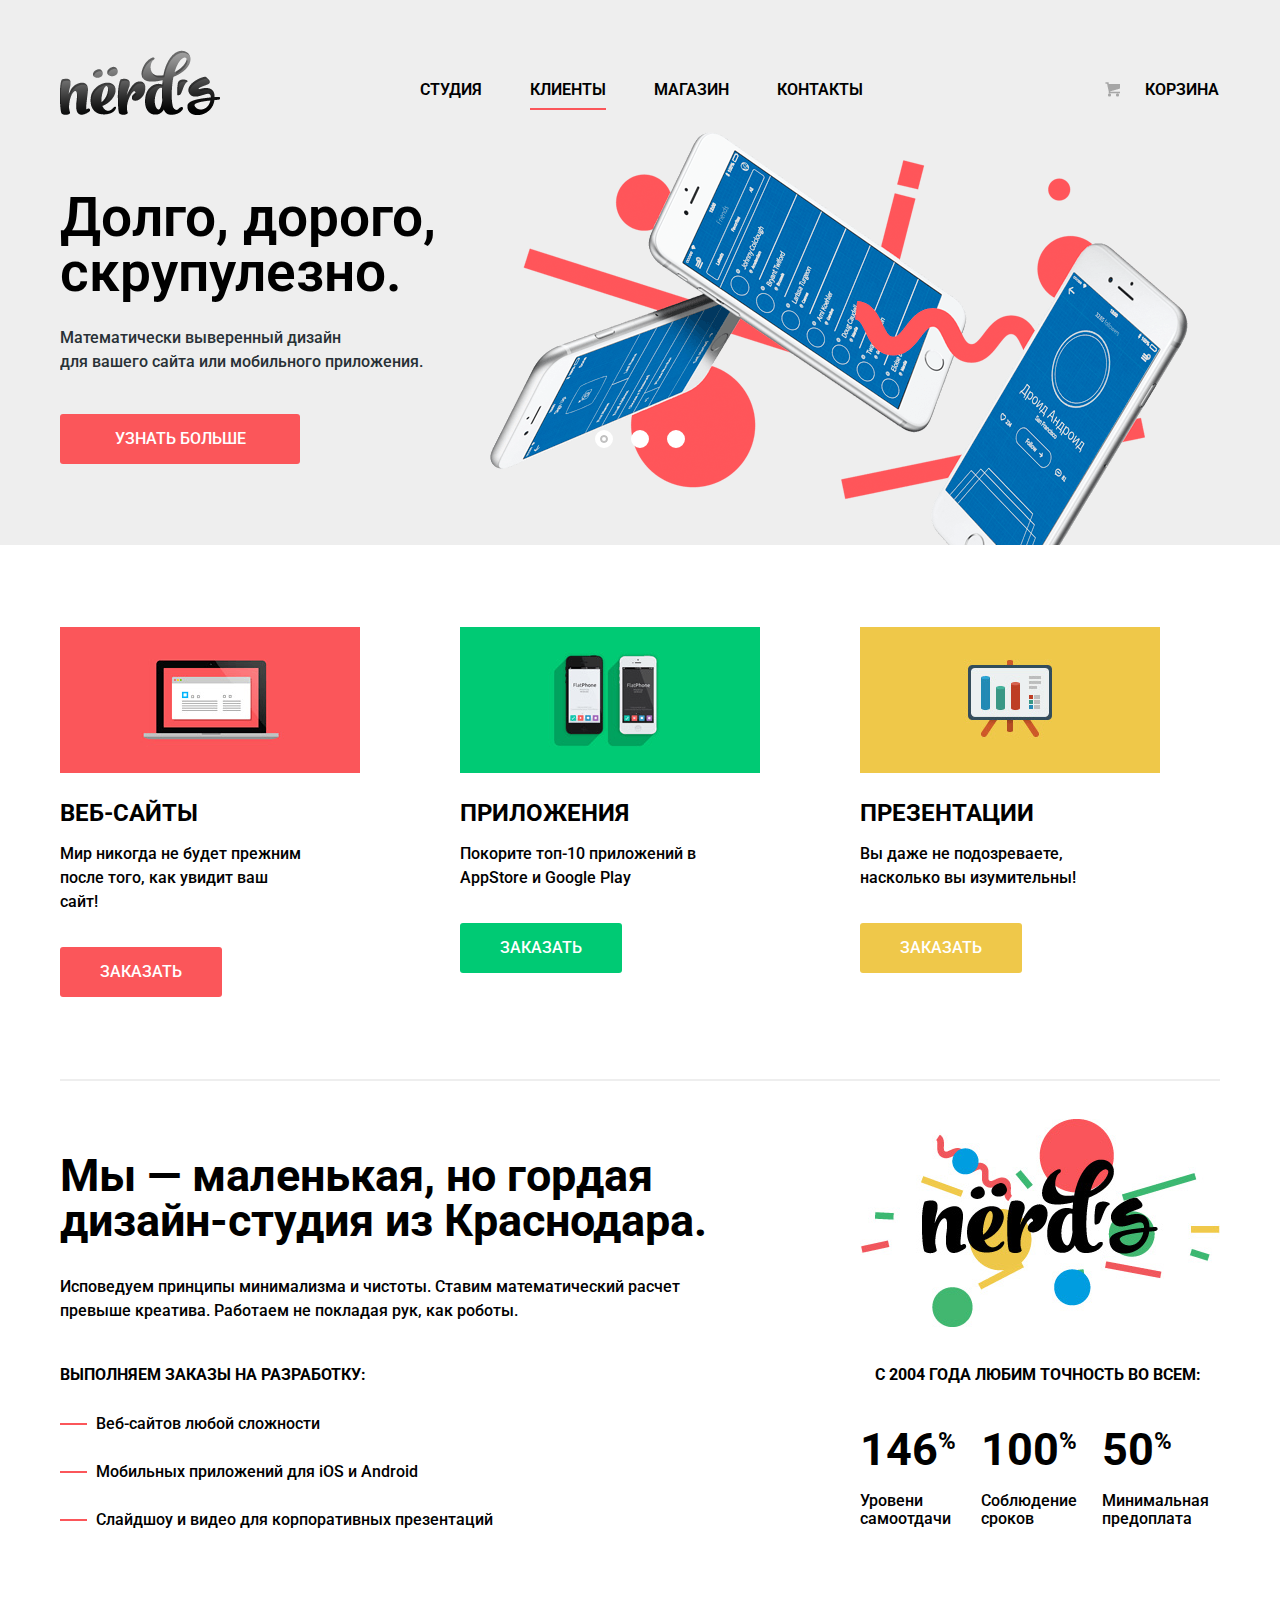
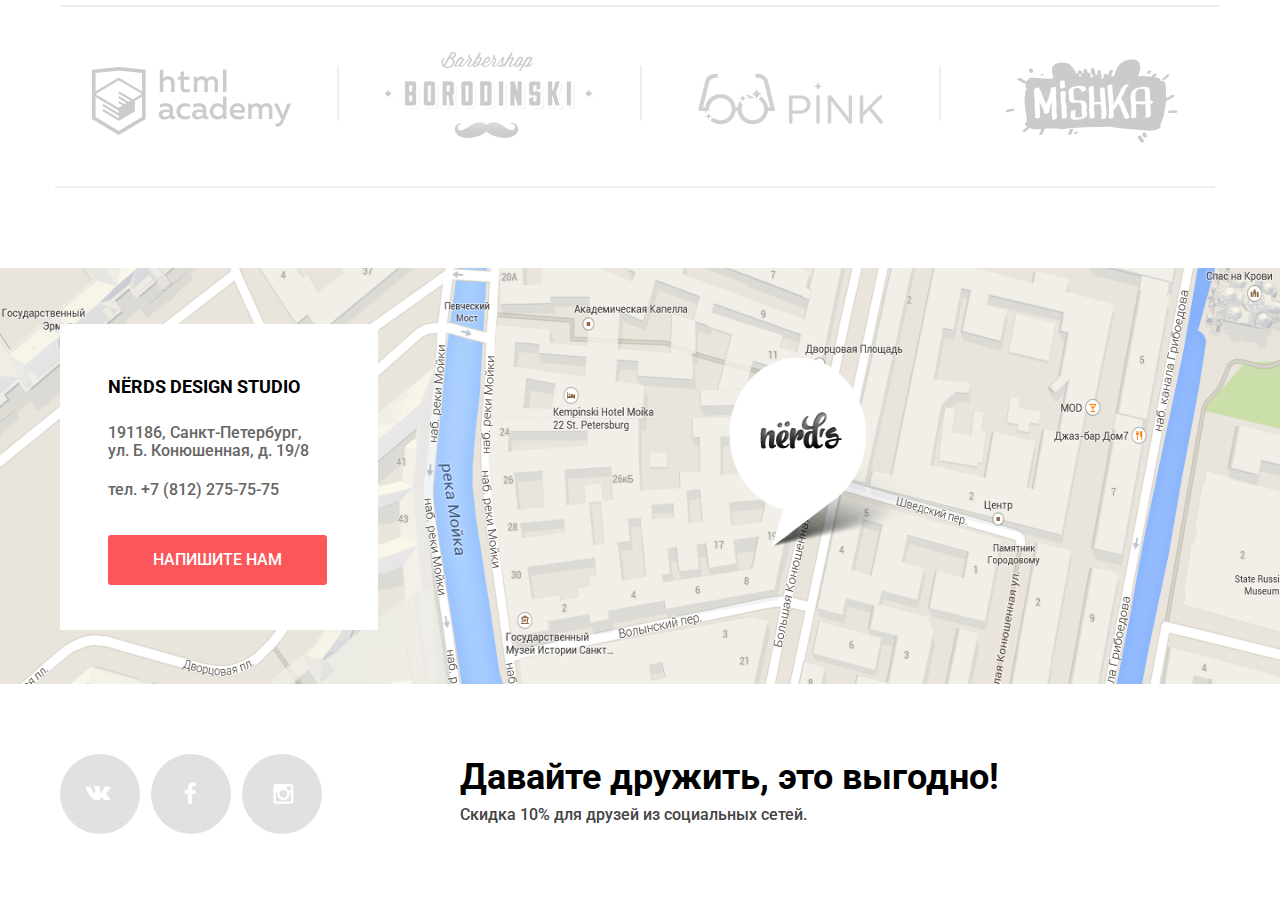
<file: index.html>
<!DOCTYPE html>
<html lang="ru">
  <head>
    <meta charset="utf-8">
    <title>HTML Academy: Нёрдс</title>
    <link href="https://fonts.googleapis.com/css?family=Roboto" rel="stylesheet">
    <link rel="stylesheet" href="css/normalize.css">
    <link rel="stylesheet" href="css/style.css">
  </head>
  <body>
      <header class="main-header">
          <div class="container clearfix">
              <div class="index-logo">
                  <a><img src="img/nerds-logo.png" width="160" height="65" alt="Nerds"></a>
              </div>
              <nav class="main-navigation">
                  <ul>
                      <li><a href="#">Студия</a></li>
                      <li><a class="active">Клиенты</a></li>
                      <li><a href="catalog.html">Магазин</a></li>
                      <li><a href="#">Контакты</a></li>
                  </ul>
              </nav>
              <div class="user-block">
                  <a class="basket" href="#">Корзина</a>
              </div>
              </div>
         
          <div class="slider">
                    <div class="slider-controls">
                    <i class="active"></i> 
                    <i></i> 
                    <i></i>
                    </div>
                    <div class="slides">
                        <div class="slide">
                            <div class="slide-text">
                                <div class="slide-title">
                                    Долго, дорого, скрупулезно.
                                </div>
                                <p>Математически выверенный дизайн<br>
                                для вашего сайта или мобильного приложения.</p>
                                <a class="btn" href="#">Узнать больше</a>
                            </div>
                        </div>
                        <div class="slide">
                            <div class="slide-text">
                                <div class="slide-title">
                                    Любим математику как никто другой
                                </div>
                                <p>Никакого креатива, только математические формулы<br>
                                для расчета идеальных пропорций.</p>
                                <a class="btn" href="#">Узнать больше</a>
                            </div>
                        </div>
                        <div class="slide">
                            <div class="slide-text">
                                <div class="slide-title">
                                    Только ночь, только хардкор
                                </div>
                                <p>Работать днем, как все? Мы против этого.<br>
                                Ближе к полуночи работа только начинается.</p>
                                <a class="btn" href="#">Узнать больше</a>
                            </div>
                        </div>
                    </div>
                </div>
         
      </header>
      <main>
          <div class="container clearfix">
          <section class="features clearfix">
              <div class="features-item">
                  <img src="img/illustration-1.png" width="300" height="146" alt="Websites">
                  <h2 class="features-name">Веб-сайты</h2>
                  <p>Мир никогда не будет прежним после того, как увидит ваш сайт!</p>
                  <a class="btn" href="#">Заказать</a>
              </div>
              <div class="features-item">
                  <img src="img/illustration-2.png" width="300" height="146" alt="Apps">
                  <h2 class="features-name">Приложения</h2>
                  <p>Покорите топ-10 приложений в AppStore и Google Play</p>
                  <a class="btn btn-green" href="#">Заказать</a>
              </div>
              <div class="features-item">
                  <img src="img/illustration-3.png" width="300" height="146" alt="Presentations">
                  <h2 class="features-name">Презентации</h2>
                  <p>Вы даже не подозреваете, насколько вы изумительны!</p>
                  <a class="btn btn-yellow" href="#">Заказать</a>
              </div>
              
          </section> 
          <section class="index-content clearfix">
              <div class="index-content-left">
                  <p><b class="about-us">Мы &mdash; маленькая, но гордая дизайн-студия из Краснодара.</b></p>
                  <p>Исповедуем принципы минимализма и чистоты. Ставим математический расчет превыше креатива. Работаем не покладая рук, как роботы.</p>
                  <h3 class="content-title">Выполняем заказы на разработку:</h3>
                  <ul>
                      <li class="service">Веб-сайтов любой сложности</li>
                      <li class="service">Мобильных приложений для iOS и Android</li>
                      <li class="service">Слайдшоу и видео для корпоративных презентаций</li>
                  </ul>
              </div>
              <div class="index-content-right">
                  <img class="content-logo" src="img/nerds-illustration.png" width="360" height="208" alt="Nerds Logo">
                  <h3 class="content-title">С 2004 года любим точность во всем:</h3>
                  <table class="about-us-table">
                      <tr>
                          <th>146<sup>%</sup></th><th>100<sup>%</sup></th><th>50<sup>%</sup></th>
                      </tr>
                      <tr>
                          <td>Уровени самоотдачи</td>
                          <td>Соблюдение сроков</td>
                          <td>Минимальная предоплата</td>
                      </tr>
                  </table>
              </div>
          </section>
          <section class="partners-list clearfix">
               <ul class="partners">
                       <li><a href=""><img src="img/logo-1.png" width="199" height="68" alt="HTML Academy">HTML Academy</a></li>
                       <li><a href=""><img src="img/logo-2.png" width="209" height="90" alt="Barbershop Borodinsky">Barbershop Borodinsky</a></li>
                       <li><a href=""><img src="img/logo-3.png" width="185" height="52" alt="Pink">Pink</a></li>
                       <li><a href=""><img src="img/logo-4.png" width="173" height="84" alt="Mishka">Mishka</a></li>
                   </ul>
          </section>
          </div>
      </main>
      <footer class="main-footer">
          <section class="contacts">
             <img class="contacts-map" src="img/map.png" width="1440" height="416" alt="Nerds Location Map"> 
              <div class="container clearfix">
              <figure class="address">
                  <b>NЁRDS DESIGN STUDIO</b>
                  <p>191186, Санкт-Петербург,<br>
                  ул. Б. Конюшенная, д. 19/8</p>
                  <p>тел. +7 (812) 275-75-75</p>
                  <a class="btn" href="#">Напишите нам</a>
              </figure>
              </div>
          </section>
          
          <div class="container clearfix">
          <section class="footer-social">
              <div class="footer-social-left">
              <a class="social-btn social-btn-vk" href="https://vk.com">Вконтакте</a>
              <a class="social-btn social-btn-fb" href="https://facebook.com">Facebook</a>
              <a class="social-btn social-btn-inst" href="https://instagram.com">Instagram</a>
              </div>
              <div class="footer-social-right">
              <b class="call-to-action">Давайте дружить, это выгодно!</b>
              <p>Скидка 10% для друзей из социальных сетей.</p>
              </div>
          </section>
          </div>
      </footer>
      
      <div class="modal-content">
          <button class="modal-content-close" type="button" title="Закрыть"></button>
          <h2 class="modal-content-title">Напишите нам</h2>
          <form class="write-us-form" action="https://echo.htmlacademy.ru" method="post">
              <div class="write-us-left">
              <label for="name">Ваше имя:</label>
            <input class="name-form" type="text" name="name" id="name" placeholder="Представьтесь, пожалуйста" required>
              </div>
              <div class="write-us-right">
              <label for="e-mail">Ваш e-mail:</label>
            <input class="email-form" type="email" name="email" id="e-mail" placeholder="Для отправки ответа" required>
              </div>
              <p><b class="label-style">Текст письма:</b></p>
            <textarea name="message" id="messagefield"  placeholder="В свободной форме" required></textarea>
            <button class="btn" type="submit" value="Отправить">Отправить</button>
          </form>
      </div>
    </body>
</html>
</file>
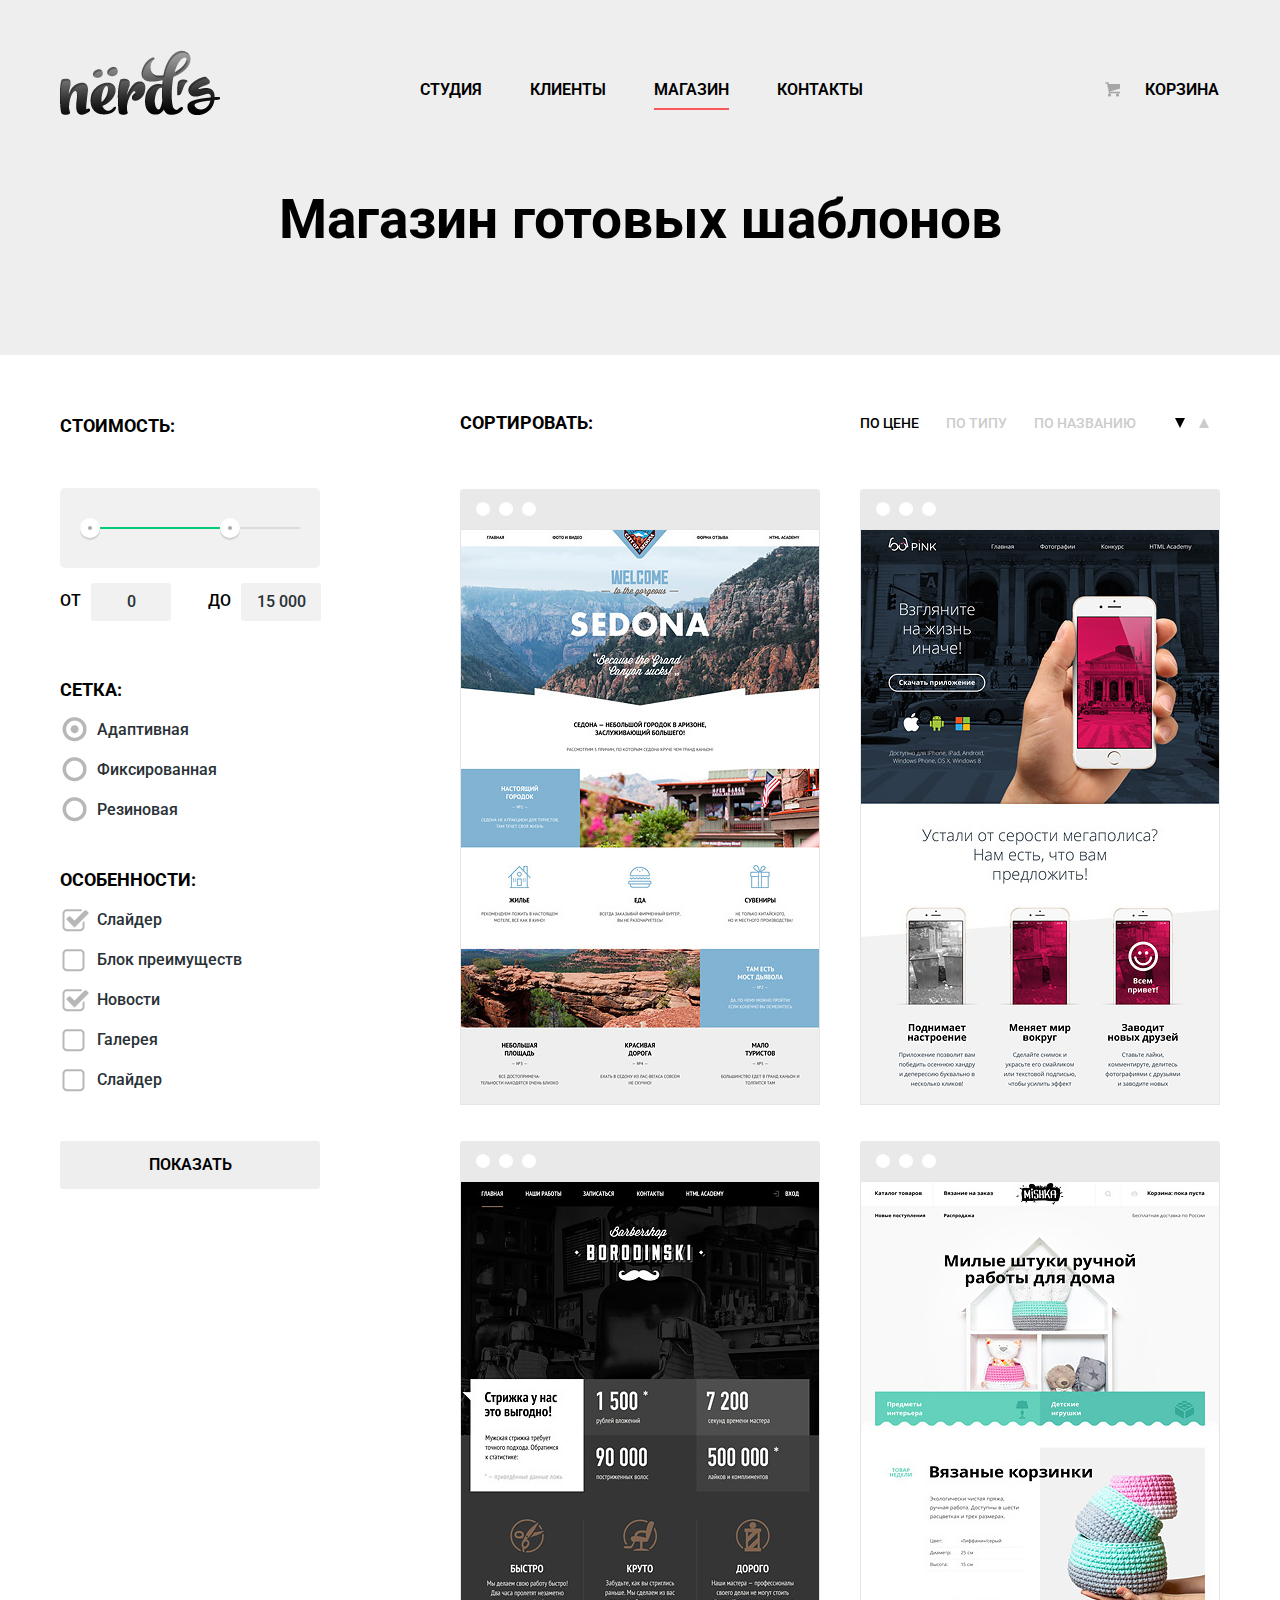
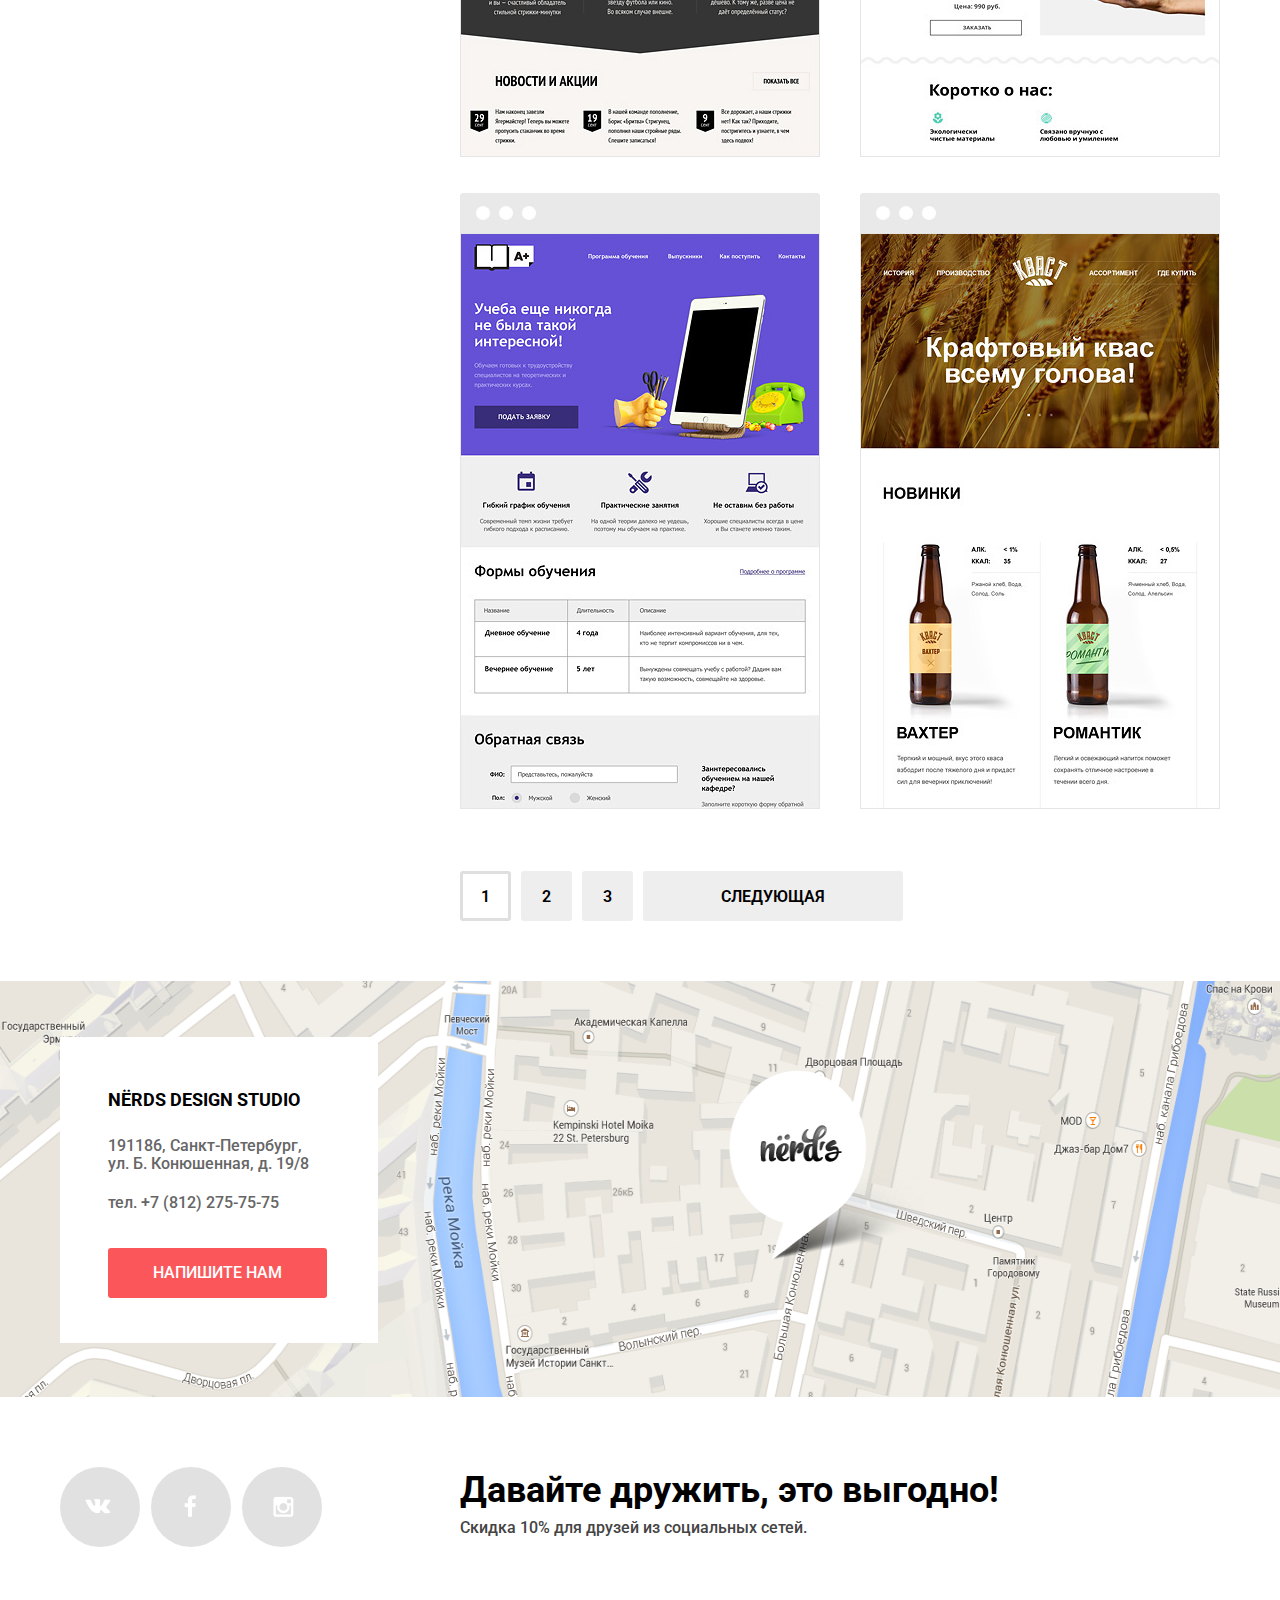
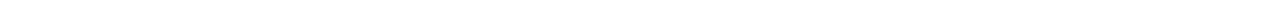
<file: catalog.html>
<!DOCTYPE html>
<html lang="ru">
  <head>
    <meta charset="utf-8">
    <title>HTML Academy: Нёрдс</title>
    <link href="https://fonts.googleapis.com/css?family=Roboto" rel="stylesheet">
    <link rel="stylesheet" href="css/normalize.css">
    <link rel="stylesheet" href="css/style.css">
  </head>
  <body>
      <header class="main-header catalog-header">
         <div class="container clearfix">
              <div class="index-logo">
                  <a href="index.html"><img src="img/nerds-logo.png" width="160" height="65" alt="Nerds"></a>
              </div>
              <nav class="main-navigation">
                  <ul>
                      <li><a href="#">Студия</a></li>
                      <li><a href="#">Клиенты</a></li>
                      <li><a class="active">Магазин</a></li>
                      <li><a href="#">Контакты</a></li>
                  </ul>
              </nav>
              <div class="user-block">
                  <a class="basket" href="#">Корзина</a>
              </div>
          </div>
      </header>
      <main>
          <div class="catalog-name">
          <h1 class="catalog-title">Магазин готовых шаблонов</h1>
          </div>
          <div class="container clearfix">
          <div class="catalog-content">
              <div class="catalog-content-left">
                  <form action="/echo" method="post">
                  <h2 class="catalog-content-title">Стоимость:</h2>
                  <div class="range-filter">
                    <div class="range-controls">
                        <div class="scale"><div style="width:70%;" class="bar"></div></div>
                        <div class="toggle min-toggle"></div>
                        <div class="toggle max-toggle"></div>
                    </div>
                    <div class="price-controls">
                        <span class="range-text">от</span><input name="min-price" class="min-price" type="text" value="0">
                        <span class="range-text">до</span><input name="max-price" class="max-price" type="text" value="15 000">
                    </div>
                </div>
                      <div class="grid-choise">
                      <h2 class="catalog-content-title">Сетка:</h2>
                      <input type="radio" name="design-type" id="adaptive" value="adaptive" checked>
                      <label for="adaptive">Адаптивная</label>
                      <input type="radio" name="design-type" id="fixed" value="fixed">
                      <label for="fixed">Фиксированная</label>
                      <input type="radio" name="design-type" id="responsive" value="responsive">
                      <label for="responsive">Резиновая</label>
                      </div>
                      <div class="features-choise">
                      <h2 class="catalog-content-title">Особенности:</h2>
                      <input type="checkbox" name="slider-block" id="slider-block" checked>
                          <label for="slider-block">Слайдер</label>
                      <input type="checkbox" name="features-block" id="features-block">
                          <label for="features-block">Блок преимуществ</label>
                      <input type="checkbox" name="news-block" id="news-block" checked>
                          <label for="news-block">Новости</label>
                      <input type="checkbox" name="gallery-block" id="gallery-block">
                          <label for="gallery-block">Галерея</label>
                      <input type="checkbox" name="basket-block" id="basket-block">
                          <label for="basket-block">Слайдер</label>
                      </div>
                      <input class="catalog-btn" type="submit" value="Показать">
                      
                      
                  </form>
              </div>
              <div class="catalog-content-right">
                   <form action="/echo" method="post">
                      <div class="filter clearfix">
                      <div class="filter-left">
                      <h2 class="catalog-content-title">Сортировать:</h2>
                      </div>
                      <div class="filter-right">
                      <a href="#" class="filter-price current">По цене</a>
                      <a href="#" class="filter-type">По типу</a>
                      <a href="#" class="filter-name">По названию</a>
                      <a href="#" class="filter-decrease current"></a>
                      <a href="#" class="filter-increase"></a>
                          </div>
                       </div>
                    </form>
                   <div class="gallery">
                      <figure class="gallery-item">
                          <div class="gallery-item-info">
                              <a class="catalog-content-title" href="#">Sedona</a>
                              <p>Информационный сайт<br> для туристов</p>
                              <a class="btn" href="#">9 900 РУБ.</a>
                          </div>
                          <img class="browser-img" src="img/browser-img.png" width="360" height="40" alt="browser-img">
                          <img src="img/sedona-template.jpg" width="360" height="616" alt="Sedona Template">
                      </figure>
                      <figure class="gallery-item">
                          <div class="gallery-item-info">
                              <a class="catalog-content-title" href="#">Pink App</a>
                              <p>Продуктовый лендинг<br> приложения для iOS и Android</p>
                              <a class="btn" href="#">9 900 РУБ.</a>
                          </div>
                          <img class="browser-img" src="img/browser-img.png" width="360" height="40" alt="browser-img">
                          <img src="img/pink-template.jpg" width="360" height="616" alt="Pink Template">
                       </figure>
                       <figure class="gallery-item">
                          <div class="gallery-item-info">
                              <a class="catalog-content-title" href="#">Barbershop</a>
                              <p>Сайт салона красоты.<br> Для мужчин, да.</p>
                              <a class="btn" href="#">9 900 РУБ.</a>
                          </div>
                          <img class="browser-img" src="img/browser-img.png" width="360" height="40" alt="browser-img">
                          <img src="img/barbershop-template.jpg" width="360" height="616" alt="Barbershop Template">
                       </figure>
                      <figure class="gallery-item">
                          <div class="gallery-item-info">
                              <a class="catalog-content-title" href="#">Mishka</a>
                              <p>Интернет-магазин<br> вязаных игрушек</p>
                              <a class="btn" href="#">9 900 РУБ.</a>
                          </div>
                          <img class="browser-img" src="img/browser-img.png" width="360" height="40" alt="browser-img">
                          <img src="img/mishka-template.jpg" width="360" height="616"  alt="Mishka Template">
                       </figure>
                      <figure class="gallery-item">
                          <div class="gallery-item-info">
                              <a class="catalog-content-title" href="#">A Plus</a>
                              <p>Лендинг курсов повышения<br> квалификации</p>
                              <a class="btn" href="#">9 900 РУБ.</a>
                          </div>
                          <img class="browser-img" src="img/browser-img.png" width="360" height="40" alt="browser-img">
                          <img src="img/aplus-template.jpg" width="360" height="616" alt="A-Plus Template">
                       </figure>
                      <figure class="gallery-item">
                          <div class="gallery-item-info">
                              <a class="catalog-content-title" href="#">Кваст</a>
                              <p>Промо-сайт производителя<br> крафтового кваса</p>
                              <a class="btn" href="#">9 900 РУБ.</a>
                          </div>
                          <img class="browser-img" src="img/browser-img.png" width="360" height="40" alt="browser-img">
                          <img src="img/kvast-template.jpg" width="360" height="616" alt="Kvast Template">
                       </figure>
                      </div>
                   <div class="pagination">
                      <button class="pagination-btn pagination-first current-pag" type="button">1</button>
                      <button class="pagination-btn pagination-second" type="button">2</button>
                      <button class="pagination-btn pagination-third" type="button">3</button>
                      <button class="pagination-btn pagination-next" type="button">Следующая</button>
                   </div>
              </div>
          </div>
          </div> 
      </main>
      <footer class="main-footer">
          <section class="contacts">
              <img class="contacts-map" src="img/map.png" width="1440" height="416" alt="Nerds Location Map">
              <div class="container clearfix">
              <figure class="address">
                  <b>NЁRDS DESIGN STUDIO</b>
                  <p>191186, Санкт-Петербург,<br>
                  ул. Б. Конюшенная, д. 19/8</p>
                  <p>тел. +7 (812) 275-75-75</p>
                  <a class="btn" href="#">Напишите нам</a>
              </figure>
              </div>
          </section>
          <div class="container clearfix">
          <section class="footer-social">
              <div class="footer-social-left">
              <a class="social-btn social-btn-vk" href="https://vk.com">Вконтакте</a>
              <a class="social-btn social-btn-fb" href="https://facebook.com">Фейсбук</a>
              <a class="social-btn social-btn-inst" href="https://instagram.com">Инстаграм</a>
              </div>
              <div class="footer-social-right">
              <b class="call-to-action">Давайте дружить, это выгодно!</b>
              <p>Скидка 10% для друзей из социальных сетей.</p>
              </div>
          </section>
          </div>
      </footer>
      <div class="modal-content">
          <button class="modal-content-close" type="button" title="Закрыть"></button>
          <h2 class="modal-content-title">Напишите нам</h2>
          <form class="write-us-form" action="https://echo.htmlacademy.ru" method="post">
              <div class="write-us-left">
              <label for="name">Ваше имя:</label>
            <input class="name-form" type="text" name="name" id="name" placeholder="Представьтесь, пожалуйста" required>
              </div>
              <div class="write-us-right">
              <label for="e-mail">Ваш e-mail:</label>
            <input class="email-form" type="email" name="email" id="e-mail" placeholder="Для отправки ответа" required>
              </div>
              <p><b class="label-style">Текст письма:</b></p>
            <textarea name="message" id="messagefield"  placeholder="В свободной форме" required></textarea>
            <button class="btn" type="submit" value="Отправить">Отправить</button>
          </form>
      </div> 
    </body>
</html>
</file>
<file: css/style.css>
body {
    min-width: 1160px;
    font-weight: 500;
    font-size: 16px;
    line-height: 30px;
    font-family: "Roboto", "Arial", sans-serif;
    color: #000000;
    background-color: #ffffff;    
}

.clearfix::after {
    content: "";
    display: table;
    clear: both;
}

.container {
     width: 1160px;
     margin: 0 auto;
     padding: 0 20px;
}

.main-header {
    margin-bottom: 65px;
    padding-top: 50px;
    color: #000000;
    background-color: #eeeeee;
    font-family: "Roboto", "Arial", sans-serif;
}

.index-logo {
    float: left;
    width: 160px;
    height: 65px;
    margin: 0 auto;
}

.index-logo:hover {
    opacity: 0.5;
}

.index-logo:active {
    opacity: 0.2;
}

.main-navigation {
    float: left;
    width: 640px;
    margin-left: 200px;
}

.main-navigation ul {
    margin: 0;
    padding: 0;
    list-style: none;
    font-size: 0;
}

.main-navigation li {
    display: inline-block;
    font-size: 16px;
    line-height: 30px;
    font-weight: 600;
    vertical-align: top;
    text-transform: uppercase;
}

.main-navigation a {
    display: block;
    padding: 25px 48px;
    padding-left: 0;
    color: #000000;
    text-decoration: none;
    text-align: justify;
}

.main-navigation a:hover {
    color: #fb565a;
}

.main-navigation a:active {
    color: #a6a6a6;
}

.main-navigation .active {
    position: relative;
}

.main-navigation .active::after {
    content: "";
    position: absolute;
    right: 48px;
    bottom: 20px;
    left: 0;
    height: 2px;
    background-color: #fb565a;
}

.user-block {
    float: right;
    max-width: 120px;
}

.basket {
    position: relative;
    display: inline-block;
    padding: 25px 20px;
    padding-left: 45px;
    font-size: 16px;
    line-height: 30px;
    font-weight: 600;
    vertical-align: top;
    color: #000000;
    text-decoration: none;
    text-transform: uppercase;
}

.basket::before {
    content: "";
    position: absolute;
    top: 32px;
    left: 5px;
    width: 15px;
    height: 15px;
    background: url("../img/basket-icon.png") no-repeat;
}

.basket:hover {
    color: #fb565a;
}

.basket:active {
    color: #a6a6a6;
}

.user-block .active {
    position: relative;
}

.user-block .active::after {
    content: "";
    position: absolute;
    right: 15px;
    bottom: 20px;
    left: 5px;
    height: 2px;
    background-color: #fb565a; 
}

.btn {
    display: inline-block;
    padding: 16px 40px;
    font-weight: 500;
    font-size: 16px;
    line-height: 18px;
    font-family: "Roboto", "Arial", sans-serif;
    vertical-align: top;
    text-align: center;
    color: #ffffff;
    text-transform: uppercase;
    text-decoration: none;
    background-color: #fb565a;
    border: none;
    border-radius: 3px;
    cursor: pointer;
}

.btn:hover {
    background-color: #e74246;
}

.btn:active {
    color: #e06366;
    background-color: #d7373b;
    box-shadow: inset 0 2px 0 0 #c13135;
}

.slider {
    position: relative;
    width: 1160px;
    height: 415px;
    margin: 0 auto;
}

.slider-controls {
    position: absolute;
    bottom: 105px;
    left: 50%;
    width: 200px;
    height: 10px;
    margin-left: -100px;
    text-align: center;
    z-index: 1000;
}

.slider-controls i {
    display: inline-block;
    width: 8px;
    height: 8px;
    margin: 0 7px;
    background: white;
    border: 5px solid white;
    vertical-align: top;
    border-radius: 50%;
    cursor: pointer;
}

.slider-controls .active {
    background: white;
    box-shadow: inset 0 0 0 2px #c1c1c1;
}

.slide {
    position: absolute;
    top: 0;
    left: 0;
    width: 100%;
    height: 100%;
    overflow: hidden;
    background-color: #eeeeee;
}

.slide-text {
    width: 520px;
    padding: 60px 0;
    color: #283136;
}

.slide-text p {
    font-size: 16px;
    line-height: 24px;
    color: #283136;
}

.slide-title {
    padding-bottom: 10px;
    font-size: 55px;
    line-height: 55px;
    font-weight: 600;
    color: black;
}

.slide .btn {
    display: block;
    width: 240px;
    padding: 16px 0;
    margin-top: 40px;
    font-size: 16px;
    line-height: 18px;
    color: #ffffff;
    text-transform: uppercase;
    text-align: center;
    text-decoration: none;
    background: #fb565a;
    border-radius: 3px;
}

.slide .btn:hover {
     background-color: #e74246;
}

.slide .btn:active {
    color: #e06366;
    background-color: #d7373b;
    box-shadow: inset 0 2px 0 0 #c13135;
}

.slide:nth-child(1) {
    background-image: url("../img/slide1.png");
    background-repeat: no-repeat;
    background-position: 430px 2px;
}

.slide:nth-child(2) {
    background-image: url("../img/slide2.png");
    background-repeat: no-repeat;
    background-position: 430px 2px;
}

.slide:nth-child(3) {
    background-image: url("../img/slide3.png");
    background-repeat: no-repeat;
    background-position: 430px 2px;
}
 
.slide {
    display: none;
}

.slide:nth-child(1) {
    display: block;
}

.features {
    margin-bottom: 70px;
}

.features-item {
    float: left;
    width: 300px;
    margin-right: 100px;
    padding-top: 17px;
}
    
.features-item:last-child {
    margin-right: 0;
}

.features-name {
    margin-top: 15px;
    font-weight: bold;
    font-size: 24px;
    line-height: 30px;
    text-transform: uppercase;
}

.features-item p {
    margin-top: -6px;
    padding-bottom: 17px;
    width: 248px;
    font-size: 16px;
    line-height: 24px;
    vertical-align: top;
}

.btn-green {
    background-color: #00ca74;
}

.btn-green:hover {
    background-color: #00bc6c;
}

.btn-green:active {
    color: #15b16f;
    background-color: #00aa62;
    box-shadow: inset 0 2px 0 0 #009958;
}

.btn-yellow {
    background-color: #efc84a;
}

.btn-yellow:hover {
    background-color: #eab534;
}

.btn-yellow:active {
    color: #edc265;
    background-color: #e5a722;
    box-shadow: inset 0 2px 0 0 #ce961f;
}

.index-content {
    padding-top: 50px;
    padding-bottom: 36px;
    margin-bottom: 20px;
    margin-top: 82px;
    color: #000000;
    background: url("../img/divide.png") no-repeat top,
        url("../img/divide.png") no-repeat bottom;
}

.index-content-left {
    float: left; 
    width: 660px;
    margin-right: 140px;
}

.index-content-left p {
    padding: 8px 0;
    font-size: 16px;
    line-height: 24px;
}

.index-content-left ul {
    list-style: none;
    padding: 0;
}

.content-title {
    font-size: 16px;
    line-height: 24px;
    text-transform: uppercase;
}

.index-content-left .content-title {
    margin-top: 32px;
    margin-bottom: 22px;
}

.service {
    position: relative;
    padding-left: 36px;
    display: block;
    margin-bottom: 18px;
}

.service::after {
   position: absolute;
    content: "";
    width: 27px;
    height: 2px;
    display: block;
    top: 14px;
    left: 0;
    background-color: #fb565a;
}

.index-content-right {
    float: left;
    width: 360px;
    margin-bottom: 6px;
}

.about-us {
    font-size: 45px;
    line-height: 45px;
}

.content-logo {
    margin-top: -10px;
    margin-bottom: 10px;
}

.index-content-right .content-title {
    margin-left: 15px;
}

.about-us-table {
    width: 347px;
    border-collapse: collapse;
}

.about-us-table th {
    font-size: 45px;
    line-height: 10px;
    font-weight: bold;
    padding: 42px 25px 0 0;
    text-align: left;
}

.about-us-table td {
    font-size: 16px;
    line-height: 18px;
    padding: 37px;
    padding-left: 0;
    padding-right: 20px;
    text-align: left;
}

.about-us-table sup {
    font-size: 24px;
    vertical-align: middle;
}

.partners-list {
    background: url("../img/divide.png") no-repeat bottom;
    margin-bottom: 75px;
    margin-left: -10px;
    padding-bottom: 28px;
}

.partners {
    width: 1160px;
    font-size: 0;
}

.partners li {
    position: relative;
    display: inline-block;
    padding-top: 30px;
    padding-right: 90px;
    vertical-align: middle;
    border: 2px solid transparent;
}

.partners li:nth-child(2) {
    padding-top: 23px;
}

.partners li:nth-child(3) {
    padding-top: 27px;
    padding-left: 10px;
}

.partners li:last-child {
    padding-left: 28px;
    padding-right: 50px;
}

.partners li::after {
    content: "";
    position: absolute;
    display: block;
    width: 2px;
    height: 55px;
    top: 50%;
    right: 42px;
    transform: translateY(-50%);
    background-color: #eeeeee;
}

.partners li:nth-child(3)::after {
    right: 32px;
}

.partners li:last-child::after {
    display: none;
}

.partners a {
    opacity: 0.2;
}

.partners a:hover {
    opacity: 1;
}

.partners a:active {
    opacity: 0.1;
}

.main-footer .container {
    position: relative;
}

.main-footer {
    margin-bottom: 70px;
    font-family: "Roboto", "Arial", sans-serif;
}  

.contacts {
    position: relative;
    margin-bottom: 70px;
    padding-top: 5px;
    height: 416px;
}

.contacts-map {
    max-width: 100%;
    overflow: auto;
    margin: auto;
    position: absolute;
    left: 50%;
    z-index: 1;
    transform: translateX(-50%);
}

.address {
    position: relative;
    top: 40px;
    left: -40px;
    padding: 48px 20px 0 48px;
    width: 250px;
    height: 258px;
    background: #ffffff;
    text-align: left;
    z-index: 2;
}

.address b {
    font-size: 18px;
    line-height: 30px;
    font-weight: bold;
    text-transform: uppercase;
}

.address p {
    padding-top: 5px;
    font-size: 16px;
    line-height: 18px;
    color: #666666;
}

.address .btn {
    margin-top: 20px;
    padding: 16px 45px;
}

.footer-social-left {
    float: left;
    width: 330px;
    margin-right: 40px;
}

.social-btn {
    display: inline-block;
    width: 80px;
    height: 80px;
    margin-right: 7px;
    font-size: 0;
    font-family: "Roboto", "Arial", sans-serif;
    background: url("../img/social-sprite.png") no-repeat;
    background-color: #e1e1e1;
    vertical-align: middle;
    border-radius: 40px;
}

.social-btn:hover {
    background-color: #e74246;
}

.social-btn:active {
    color: #e37376;
    background-color: #d7373b;
}

.social-btn-vk {
    background-position: 25px 28px;
}

.social-btn-fb {
    background-position: -65px 28px;
}

.social-btn-inst {
    background-position: -152px 28px; 
}

.footer-social-right {
    float: right;
    padding-top: 5px;
    width: 760px;
    text-align: left;
}

.footer-social-right p {
    margin-top: 5px;
    font-size: 16px;
    line-height: 22px;
    color: #444444;
}

.call-to-action {
    font-size: 36px;
    line-height: 36px;
    font-weight: bold;
}





/* Всплывающая форма */




.modal-content {
    position: fixed;
    left: 50%;
    bottom: 18%;
    display: none;
    transform: translate(-50%, 0);
    width: 800px;
    padding: 30px 90px 50px 90px;
    font-family: "Roboto", "Arial", sans-serif;
    color: #000000;
    background-color: #ffffff;
    z-index: 1000;
    box-shadow: 0 20px 30px 5px #676868;
}

.modal-content-close {
     position: absolute;
     top: 0;
     right: 20px;
     width: 26px;
     height: 26px;
     font-size: 0;
     background-color: transparent;
     border: 0;
     cursor: pointer;
}

.modal-content-close::before,
.modal-content-close::after {
     content: "";
     position: absolute;
     top: 90px;
     left: -70px;
     width: 26px;
     height: 5px;
     background-color: #fecccd;
     border-radius: 1px;
}

.modal-content-close::before {
     transform: rotate(45deg);
}

.modal-content-close::after {
     transform: rotate(-45deg);
}

.modal-content-close:hover::before,
.modal-content-close:hover::after {
      background-color: #fb565a;
}

.modal-content-close:active::before,
.modal-content-close:active::after {
      background-color: #ffeeee;
}

.modal-content-title {
    font-size: 45px;
    font-weight: 600;
    line-height: 45px;
}

.modal-content label {
    display: block;
    margin-bottom: 10px;
}

.modal-content label,
.modal-content .label-style {
    font-size: 16px;
    font-weight: 600;
    line-height: 18px;
}

.modal-content placeholder {
    font-size: 16px;
    font-size: 18px;
}

write-us-form {
    font-family: "Roboto", "Arial", sans-serif;
}

.write-us-left,
.write-us-right {
    display: inline-block;
}

.write-us-left {
    margin-right: 40px;
}

.write-us-left input[type="text"],
.write-us-left label {
    display: block;
}

.write-us-right input[type="email"],
.write-us-right label {
    display: block;
}

.write-us-form input[type="text"],
.write-us-form input[type="email"] {
    width: 350px;
    padding: 15px 10px;
    margin-bottom: 10px;
    border-radius: 3px;
    border: 2px solid #d7dcde;
    background-color: #ffffff;
}

.write-us-form textarea {
    padding: 15px 10px;
    margin-top: -10px;
    margin-bottom: 40px;
    border-radius: 3px;
    border: 2px solid #d7dcde;
    background-color: #ffffff;
    color: #d7dcde;
    width: 765px;
    height: 120px;
    }

.write-us-form input[type="text"]:hover,
.write-us-form input[type="email"]:hover {
    border-color: #b4b9bb;
}

.write-us-form textarea:hover {
    border: 2px solid #b4b9bb;
    color: #b4b9bb;
}

.write-us-form input[type="text"]:focus,
.write-us-form input[type="email"]:focus {
    border-color: #000000;
}

.write-us-form textarea:focus {
    border: 2px solid #000000;
    color: #000000;
}

.write-us-form input[type="text"]:invalid,
.write-us-form input[type="email"]:invalid {
    border-color: #e74246;
}

.write-us-form textarea:invalid {
    border: 2px solid #e74246;
    color: #e74246;
}

.write-us-form .btn {
    width: 260px;
}





/* Каталог */

.catalog-header {
    margin-bottom: -35px;
    font-family: "Roboto", "Arial", sans-serif;
}

.catalog-name {
    height: 210px;
    background-color: #eeeeee; 
    padding-top: 50px;
}

.catalog-title {
    padding-top: 10px;
    font-size: 55px;
    line-height: 55px;
    text-align: center;
}

.catalog-content {
    margin-top: -12px;
    margin-bottom: 50px;
    font-family: "Roboto", "Arial", sans-serif;
}

.catalog-content-title {
    font-size: 18px;
    line-height: 30px;
    font-weight: 700;
    text-transform: uppercase;
    text-decoration: none;
    color: #000000;
}

.catalog-content-left {
    width: 260px;
    float: left;
    margin-right: 90px;
    margin-top: 3px;
}

.range-filter {
    width: 260px;
    margin: 47px auto;
    margin-bottom: 54px;
}

.range-controls {
    position: relative;
    height: 80px;
    margin-bottom: 15px;
    padding: 0 20px;
    background: #f1f1f1;
    border-radius: 5px;
    overflow: hidden;
}

.range-controls .scale {
    margin-top: 39px;
    height: 2px;
    background: #d7dcde;
}

.range-controls .bar {
    height: 2px;
    background: #00ca74;
}

.range-controls .toggle {
    position: absolute;
    top: 30px;
    left: 20px;
    width: 4px;
    height: 4px;
    border: 8px solid white;
    background: #ababab;
    cursor: pointer;
    border-radius: 50%;
    box-shadow: 0 2px 1px 0 #cfcfcf;
}

.range-controls .max-toggle {
    left: 160px;
}

.range-text {
    text-transform: uppercase;
    font-family: "Roboto", "Arial", sans-serif;
}

.price-controls input {
    width: 70px;
    padding: 10px 5px;
    margin-left: 10px;
    border: none;
    background: #f1f1f1;
    font-size: 16px;
    font-family: "Roboto", "Arial", sans-serif;
    font-weight: 500;
    font-style: normal;
    vertical-align: middle;
    text-align: center;
    color: #283136;
    border-radius: 3px;
}

.price-controls .min-price {
    margin-right: 33px;
}

.price-controls {
    white-space: nowrap;
}

.catalog-content-left label {
    width: 220px;
}

.catalog-btn {
    display: inline-block;
    margin-top: 40px;
    padding: 15px 80px;
    width: 260px;
    font-size: 16px;
    line-height: 18px;
    font-weight: 600;
    font-family: "Roboto", "Arial", sans-serif;
    text-align: center;
    text-transform: uppercase;
    color: #000000;
    background-color: #eeeeee;
    border: none;
    border-radius: 3px;
    cursor: pointer;
}

.catalog-btn:hover {
    background-color: #dfdfdf
}

.catalog-btn:active {
    background-color: #dfdfdf;
    color: #a6a6a6;
    box-shadow: inset 0 2px 0 0 #bfbfbf; 
}

input[type="radio"], 
input[type="checkbox"] {
    display: none;
}

input[type="checkbox"] + label, 
input[type="radio"] + label {
    display: inline-block;
    position: relative;
    margin-left: 37px;
    padding-bottom: 15px;
    font-size: 16px;
    font-weight: 500;
    font-family: "Roboto", "Arial", sans-serif;
    line-height: 20px;
    color: #283136;
    cursor: pointer;
}

input[type="radio"] +label::before {
    content: "";
    display: inline-block;
    position: absolute;
    left: -40px;
    top: -8px;
    height: 32px;
    width: 32px;
    background-image: url("../img/radio-checkbox-sprite.png");
    background-repeat: no-repeat;
}

input[type="checkbox"] + label::before {
    content: "";
    display: inline-block;
    position: absolute;
    left: -40px;
    top: -6px;
    height: 32px;
    width: 32px;
    background-image: url("../img/radio-checkbox-sprite.png");
    background-repeat: no-repeat;
    background-position: -2px 0;
}


input[type="radio"] + label::before {
    background-position: -70px 0;
    opacity: 0.4;
}

input[type="checkbox"] + label::before {
    background-position: 0 0;
    opacity: 0.4;
}

input[type="radio"]:checked + label::before {
    background-position: -105px 0;
    opacity: 0.4;
}

input[type="checkbox"]:checked + label::before {
    background-position: -33px 0;
    opacity: 0.4;
}

input[type="radio"] + label:hover::before,
input[type="checkbox"] + label:hover::before {
    opacity: 1;
}

.catalog-content-left label:hover {
    color: #000000;
}

input[type="radio"]:disabled + label::before,
input[type="checkbox"]:disabled + label::before {
    opacity: 0.1;
}

.catalog-content-left label:disabled {
    color: #ededed;
}

.grid-choise {
    margin-bottom: 30px;
}

.features-choise {
    margin-bottom: -4px;
}

.grid-choise .catalog-content-title,
.features-choise .catalog-content-title {
    margin-bottom: 10px;
}

.catalog-content-right {
    float: left;
    width: 810px;
    margin: 20px auto;
}

.catalog-content-right .catalog-content-title {
    padding-left: 10px;
}

.filter-left {
    float: left;
    width: 140px;
    text-align: left;
    padding-left: 40px;
    margin-top: -20px;
    margin-bottom: 20px;
}

.filter-right {
    float: right;
    width: 360px;
    margin-top: -5px;
    text-align: justify;
}

.filter-right a {
    display: inline-block;
    font-size: 14px;
    line-height: 18px;
    font-weight: 500;
    text-transform: uppercase;
    text-decoration: none;
    text-align: justify;
    font-family: "Roboto", "Arial", sans-serif;
    color: #cccccc;
    cursor: pointer;
    margin-right: 23px;
}

.filter-right a:nth-child(3) {
    margin-right: 35px;
}

.filter-right a:nth-child(4) {
    margin-right: 10px;
}

.filter-right a:last-child {
    margin-right: 0;
}

.filter-right a:hover {
    color: #999999;
}

.filter-right a:active {
    color: #000000;
}

.filter-increase {
    font-size: 0;
    width: 0;
	height: 0;
	border-left: 5px solid transparent;
	border-right: 5px solid transparent;
	border-bottom: 10px solid #cccccc;
}

.filter-decrease {
    font-size: 0;
    width: 0;
	height: 0;
	border-left: 5px solid transparent;
	border-right: 5px solid transparent;
	border-top: 10px solid #cccccc;
}

.filter-increase:hover {
    border-bottom-color: #999999;
}

.filter-increase:active {
    border-bottom-color: #000000;
}

.filter-decrease:hover {
    border-top-color: #999999;
}

.filter-decrease:active {
    border-top-color: #000000;
}

.filter-right .current {
    color: #000000;
    border-top-color: #000000;
    border-bottom-color: #000000;
}

.gallery {
    margin-bottom: 42px;
}

.gallery-item {
    display: inline-block;
    position: relative;
    width: 360px;
    vertical-align: middle;
    margin-left: 50px;
    margin-right: 8px;
    margin-bottom: 10px;
}

.gallery-item:nth-child(2n) {
    margin-right: 0;
    margin-left: 28px;
}

.gallery-item-info {
    position: absolute;
    bottom: 10px;
    width: 280px;
    padding: 30px 40px 38px 40px;
    background: #eeeeee;
    cursor: pointer;
    text-align: center;
    vertical-align: middle;
    opacity: 0;
}

.browser-img {
    position: absolute;
    top: 1px;
    display: none;
}

.gallery-item:hover .gallery-item-info {
    position: absolute;
    opacity: 1;
}

.gallery-item:hover .browser-img {
    display: block;
    cursor: pointer;
}

.gallery-item:hover {
    cursor: pointer;
}

.gallery-item-info p {
    font-size: 16px;
    line-height: 18px;
    color: #666666;
    padding-bottom: 10px;
}

.gallery-item-info .btn {
    padding-right: 60px;
    padding-left: 60px;
}

.pagination {
    margin-bottom: 35px;
    margin-left: 50px;
}

.pagination-btn {
    display: inline-block;
    margin-right: 6px;
    padding: 17px 21px;
    height: 50px;
    font-size: 16px;
    line-height: 18px;
    font-weight: 600;
    font-family: "Roboto", "Arial", sans-serif;
    text-transform: uppercase;
    color: #000000;
    background-color: #eeeeee;
    border: none;
    border-radius: 3px;
    cursor: pointer;
}

.pagination-btn:last-child {
    width: 260px;
}

.pagination-btn:hover {
    background-color: #dfdfdf
}

.pagination-btn:active {
    background-color: #dfdfdf;
    color: #a6a6a6;
    box-shadow: inset 0 2px 0 0 #a6a6a6;
}

.current-pag {
    background-color: #ffffff;
    border: 3px solid #dfdfdf;
    border-radius: 3px;
    padding: 14px 18px;
}
</file>
